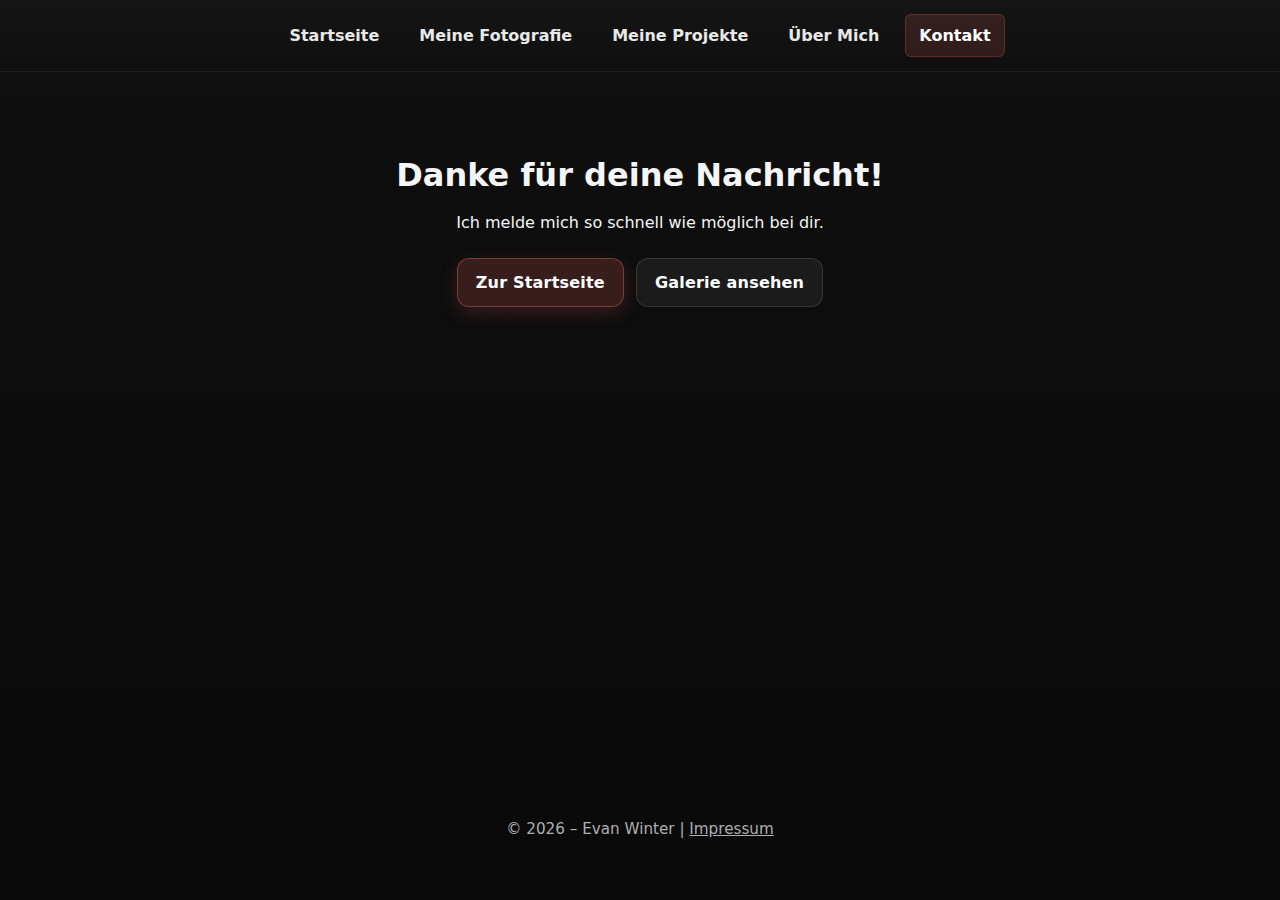
<file: Danke.html>
<!doctype html>
<html lang="de">
  <head>
    <meta charset="utf-8" />
    <meta name="viewport" content="width=device-width, initial-scale=1.0" />
    <title>Danke – evanxphotography</title>
    <link rel="icon" type="image/svg+xml" href="images/favicon.svg" />
    <link rel="stylesheet" href="style.css" />
  </head>
  <body>
    <nav aria-label="Hauptnavigation">
      <button
        class="nav-toggle"
        type="button"
        aria-expanded="false"
        aria-controls="navMenu"
      >
        ☰ Menü
      </button>
      <ul class="nav-list" id="navMenu">
        <li><a href="index.html">Startseite</a></li>
        <li><a href="MeineFotografie.html">Meine Fotografie</a></li>
        <li><a href="Projekte.html">Meine Projekte</a></li>
        <li><a href="UeberMich.html">Über Mich</a></li>
        <li>
          <a href="Kontakt.html" aria-current="page" class="active">Kontakt</a>
        </li>
      </ul>
    </nav>

    <main class="content" style="text-align: center; padding: 80px 20px">
      <h1>Danke für deine Nachricht!</h1>
      <p class="muted" style="margin-top: 12px">
        Ich melde mich so schnell wie möglich bei dir.
      </p>
      <div style="margin-top: 24px; display: inline-flex; gap: 12px">
        <a class="btn-primary" href="index.html">Zur Startseite</a>
        <a class="btn-ghost" href="MeineFotografie.html">Galerie ansehen</a>
      </div>
    </main>

    <footer>
      <div class="footer-centered" role="contentinfo">
        © 2026 – Evan Winter |
        <a
          href="Impressum.html"
          style="color: var(--muted); text-decoration: underline"
          >Impressum</a
        >
      </div>
    </footer>

    <script>
      const nav = document.querySelector("nav");
      const navToggle = document.querySelector(".nav-toggle");
      const navList = document.getElementById("navMenu");
      if (nav && navToggle && navList) {
        navToggle.addEventListener("click", () => {
          const isOpen = nav.classList.toggle("open");
          navToggle.setAttribute("aria-expanded", isOpen ? "true" : "false");
        });
        navList.querySelectorAll("a").forEach((link) =>
          link.addEventListener("click", () => {
            nav.classList.remove("open");
            navToggle.setAttribute("aria-expanded", "false");
          }),
        );
      }
    </script>
  </body>
</html>
</file>
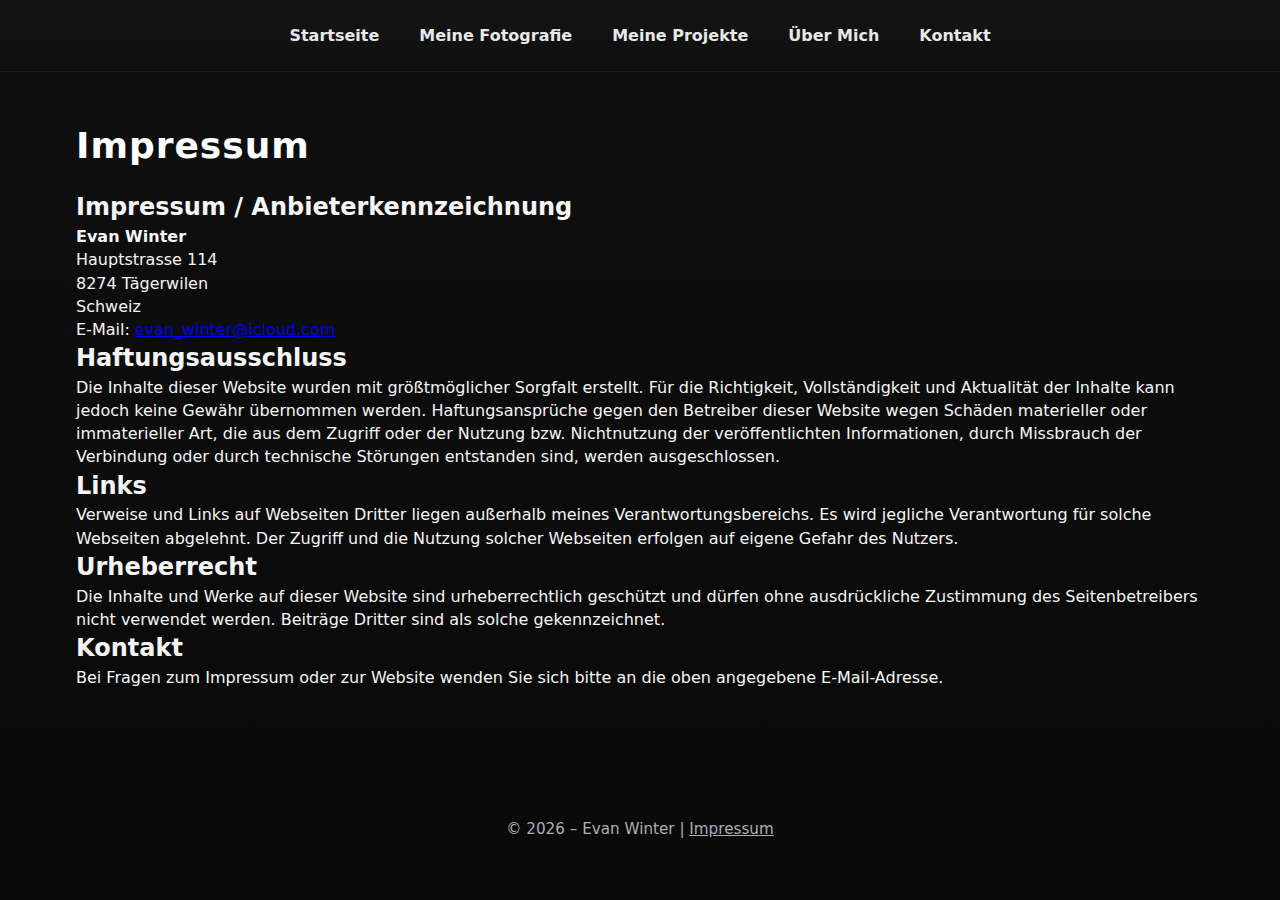
<file: Impressum.html>
<!doctype html>
<html lang="de">
  <head>
    <meta charset="UTF-8" />
    <meta
      name="viewport"
      content="width=device-width, initial-scale=1.0, maximum-scale=1.0, user-scalable=no"
    />
    <meta
      name="description"
      content="Impressum und rechtliche Hinweise für die Fotografie-Website von Evan Winter."
    />
    <meta
      name="keywords"
      content="Impressum, Recht, Evan Winter, Schweiz, Fotograf"
    />
    <meta name="author" content="Evan Winter" />
    <link rel="icon" type="image/svg+xml" href="images/favicon.svg" />
    <title>Impressum — evanxphotography</title>
    <link rel="stylesheet" href="style.css" />
  </head>
  <body>
    <nav>
      <button
        class="nav-toggle"
        type="button"
        aria-expanded="false"
        aria-controls="navMenu"
      >
        ☰ Menü
      </button>
      <ul class="nav-list" id="navMenu" aria-label="Hauptnavigation">
        <li><a href="index.html">Startseite</a></li>
        <li><a href="MeineFotografie.html">Meine Fotografie</a></li>
        <li><a href="Projekte.html">Meine Projekte</a></li>
        <li><a href="UeberMich.html">Über Mich</a></li>
        <li><a href="Kontakt.html">Kontakt</a></li>
      </ul>
    </nav>

    <div class="content">
      <header>
        <h1>Impressum</h1>
      </header>
      <main>
        <section>
          <h2>Impressum / Anbieterkennzeichnung</h2>
          <p>
            <strong>Evan Winter</strong><br />
            Hauptstrasse 114<br />
            8274 Tägerwilen<br />
            Schweiz
          </p>
          <p>
            E-Mail:
            <a href="mailto:evan_winter@icloud.com">evan_winter@icloud.com</a>
          </p>
          <h2>Haftungsausschluss</h2>
          <p>
            Die Inhalte dieser Website wurden mit größtmöglicher Sorgfalt
            erstellt. Für die Richtigkeit, Vollständigkeit und Aktualität der
            Inhalte kann jedoch keine Gewähr übernommen werden.
            Haftungsansprüche gegen den Betreiber dieser Website wegen Schäden
            materieller oder immaterieller Art, die aus dem Zugriff oder der
            Nutzung bzw. Nichtnutzung der veröffentlichten Informationen, durch
            Missbrauch der Verbindung oder durch technische Störungen entstanden
            sind, werden ausgeschlossen.
          </p>
          <h2>Links</h2>
          <p>
            Verweise und Links auf Webseiten Dritter liegen außerhalb meines
            Verantwortungsbereichs. Es wird jegliche Verantwortung für solche
            Webseiten abgelehnt. Der Zugriff und die Nutzung solcher Webseiten
            erfolgen auf eigene Gefahr des Nutzers.
          </p>
          <h2>Urheberrecht</h2>
          <p>
            Die Inhalte und Werke auf dieser Website sind urheberrechtlich
            geschützt und dürfen ohne ausdrückliche Zustimmung des
            Seitenbetreibers nicht verwendet werden. Beiträge Dritter sind als
            solche gekennzeichnet.
          </p>
          <h2>Kontakt</h2>
          <p>
            Bei Fragen zum Impressum oder zur Website wenden Sie sich bitte an
            die oben angegebene E-Mail-Adresse.
          </p>
        </section>
      </main>
    </div>

    <footer>
      <div class="footer-centered" role="contentinfo">
        © 2026 – Evan Winter |
        <a
          href="Impressum.html"
          style="color: var(--muted); text-decoration: underline"
          >Impressum</a
        >
      </div>
    </footer>

    <script>
      const nav = document.querySelector("nav");
      const navToggle = document.querySelector(".nav-toggle");
      const navList = document.getElementById("navMenu");
      if (nav && navToggle && navList) {
        navToggle.addEventListener("click", () => {
          const isOpen = nav.classList.toggle("open");
          navToggle.setAttribute("aria-expanded", isOpen ? "true" : "false");
        });
        navList.querySelectorAll("a").forEach((link) =>
          link.addEventListener("click", () => {
            nav.classList.remove("open");
            navToggle.setAttribute("aria-expanded", "false");
          }),
        );
      }
    </script>
  </body>
</html>
</file>
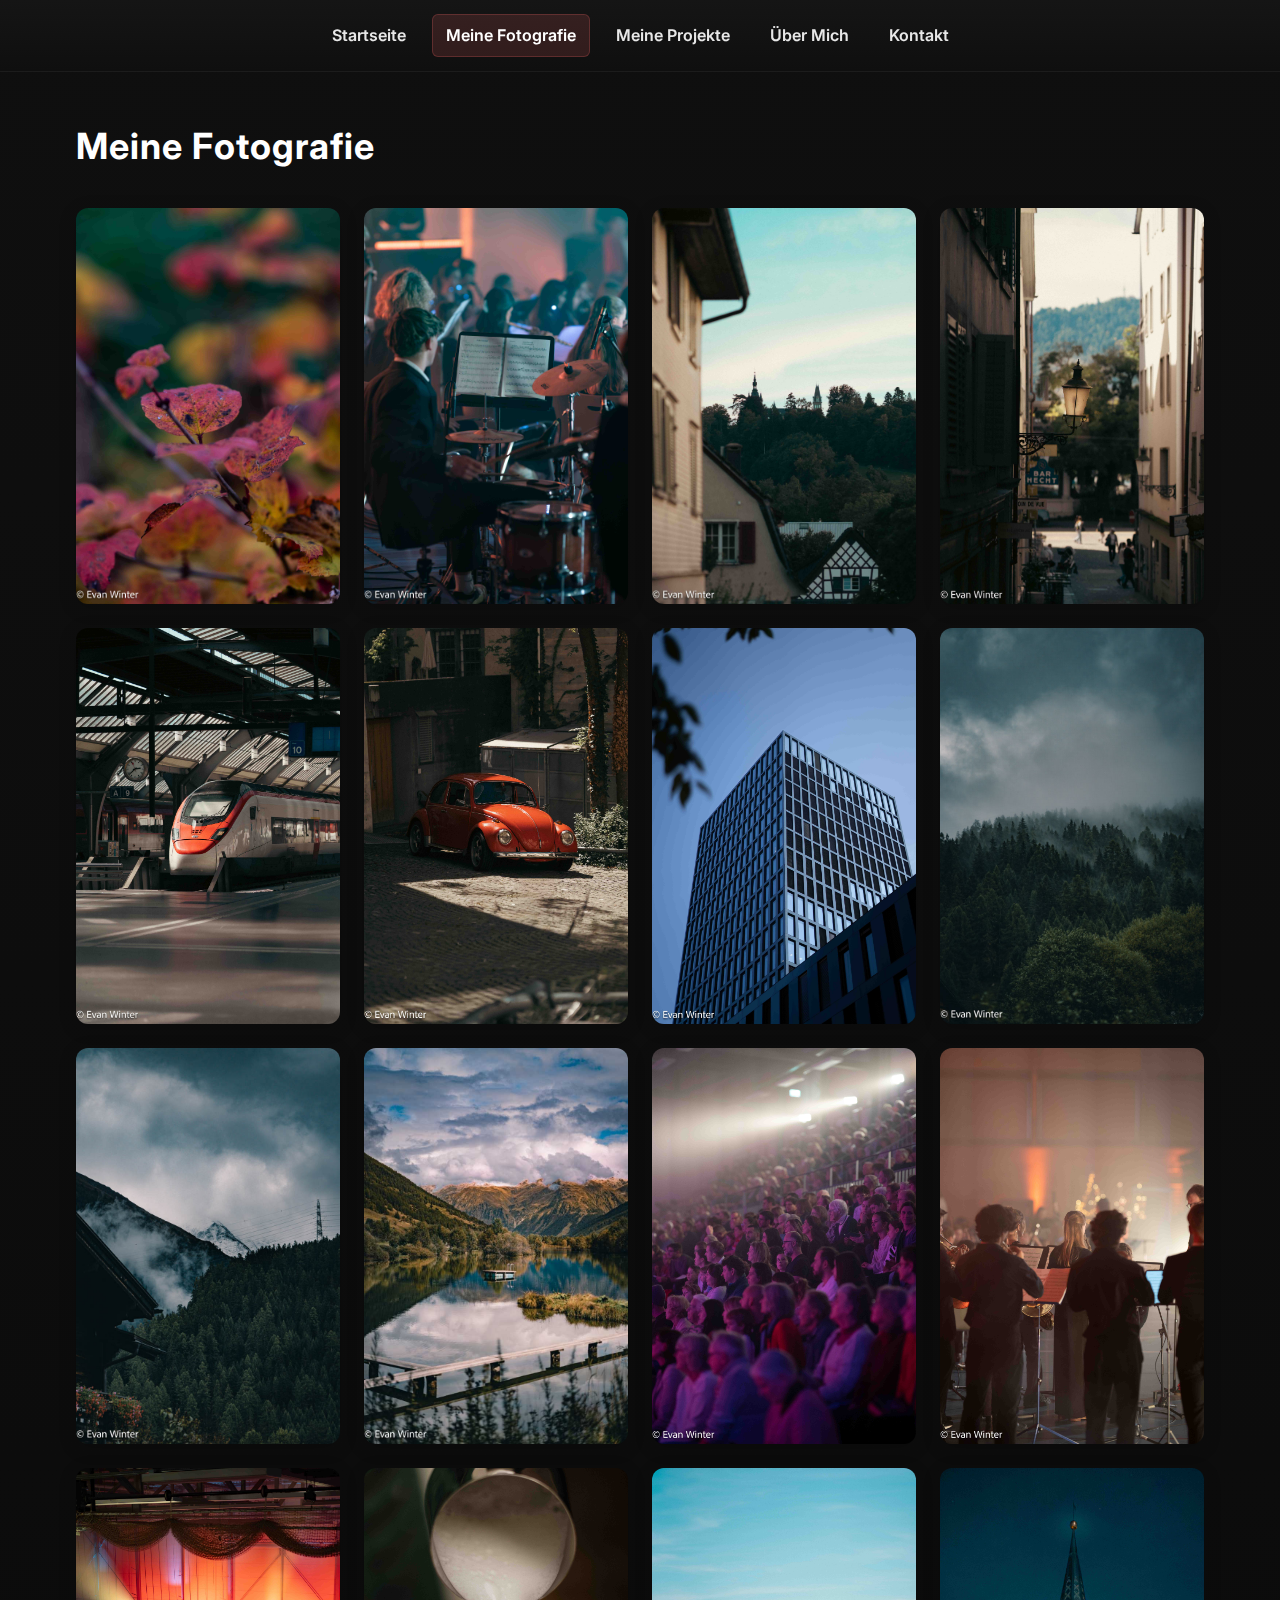
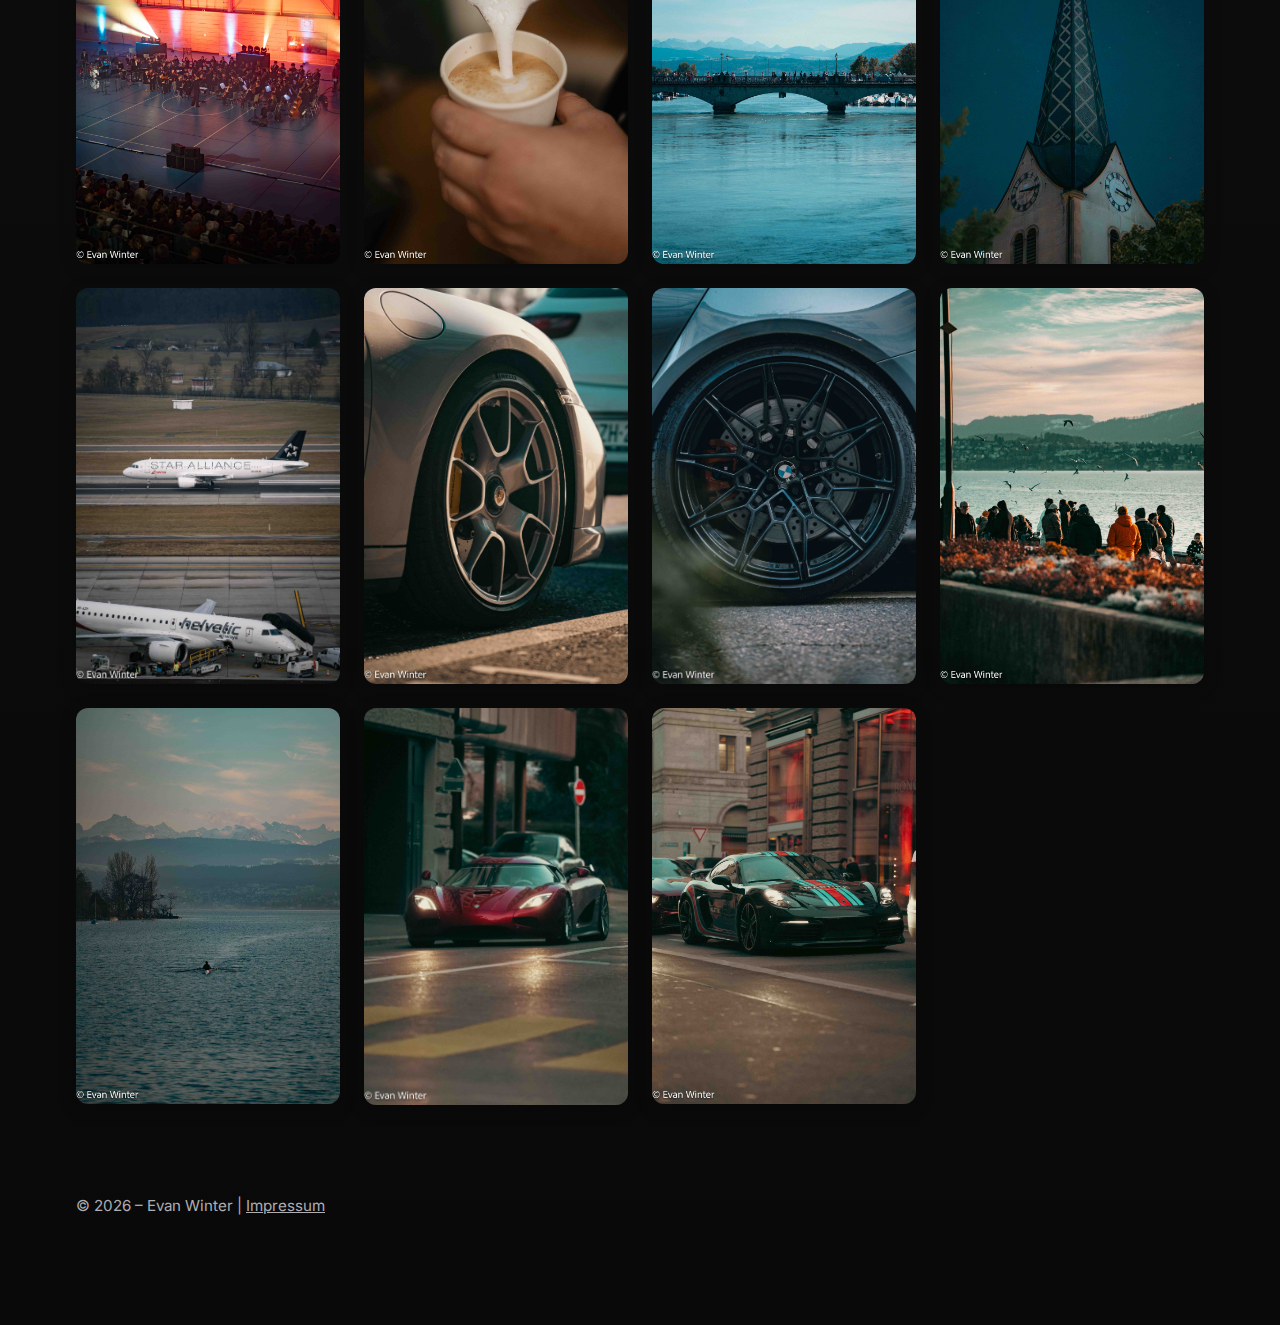
<file: MeineFotografie.html>
<!doctype html>
<html lang="de">
  <head>
    <meta charset="UTF-8" />
    <meta
      name="viewport"
      content="width=device-width, initial-scale=1.0, maximum-scale=1.0, user-scalable=no"
    />
    <meta
      name="description"
      content="Galerie und professionelle Fotografie von Evan Winter aus der Schweiz."
    />
    <meta
      name="keywords"
      content="Fotografie, Galerie, Evan Winter, Schweiz, Fotograf"
    />
    <meta name="author" content="Evan Winter" />
    <link rel="icon" type="image/svg+xml" href="images/favicon.svg" />
    <link
      href="https://fonts.googleapis.com/css2?family=Inter:wght@300;400;600;700;800&display=swap"
      rel="stylesheet"
    />
    <link rel="stylesheet" href="style.css" />
    <title>Meine Fotografie — evanxphotography</title>
  </head>
  <body>
    <nav>
      <button
        class="nav-toggle"
        type="button"
        aria-expanded="false"
        aria-controls="navMenu"
      >
        ☰ Menü
      </button>
      <ul class="nav-list" id="navMenu" aria-label="Hauptnavigation">
        <li><a href="index.html">Startseite</a></li>
        <li>
          <a href="MeineFotografie.html" aria-current="page" class="active"
            >Meine Fotografie</a
          >
        </li>
        <li><a href="Projekte.html">Meine Projekte</a></li>
        <li><a href="UeberMich.html">Über Mich</a></li>
        <li><a href="Kontakt.html">Kontakt</a></li>
      </ul>
    </nav>

    <div class="content">
      <header>
        <h1>Meine Fotografie</h1>
      </header>

      <main class="gallery">
        <img
          src="images/DSC02105.jpg"
          alt="Herbstblätter"
          data-title="Herbstblätter im Wald"
          data-desc="Nahaufnahme von Blättern im Herbst. Natürliches Licht, weicher Hintergrund."
          data-camera="Sony A7 III • 50mm f/1.8 • 1/200s • ISO 100"
        />

        <img
          src="images/DSC02821.jpg"
          alt="Schlagzeug"
          data-title="Konzertmoment"
          data-desc="Dynamisches Bühnenfoto eines Schlagzeugs während eines Konzertauftritts."
          data-camera="Sony A7 III • 105mm f/1.4 • 1/500s • ISO 800"
        />

        <img
          src="images/DSC00019.jpg"
          alt="Schloss Castell"
          data-title="Schloss Castell"
          data-desc="Weitwinkelaufnahme des Schlosses im Abendlich."
          data-camera="Sony A7 III • 50mm f/1.8 • 1/125s • ISO 200"
        />

        <img
          src="images/DSC09251.jpg"
          alt="Zürich"
          data-title="Stadtlicht"
          data-desc="Städtisches Licht in geometrischer Komposition."
          data-camera="Sony A7 III • 105mm f/1.4 • 1/250s • ISO 200"
        />

        <img
          src="images/DSC09449.jpg"
          alt="Zürich HB"
          data-title="Zürch Hauptbahnhof"
          data-desc="Interregio am Bahnhof Zürch"
          data-camera="Sony A7 III • 50mm f/1.8 • 1/160s • ISO 400"
        />

        <img
          src="images/DSC09337.jpg"
          alt="VW Käfer"
          data-title="VW Oldtimer"
          data-desc="Detailaufnahme eines klassischen VW Käfers."
          data-camera="Sony A7 III • 50mm f/1.8 • 1/200s • ISO 100"
        />

        <img
          src="images/DSC01932.jpg"
          alt="Basel Tower"
          data-title="Hochhaus in Basel"
          data-desc="Architektonische Linienführung im Abendlicht."
          data-camera="Sony A7 III • 50mm f/1.8 • 1/200s • ISO 125"
        />

        <img
          src="images/Klassenlager1.jpg"
          alt="Wald in den Bergen"
          data-title="Wald im Nebel"
          data-desc="Stimmungsvolle Wanderaufnahme im Nebel."
          data-camera="Sony A7 III • 50mm f/1.8 • 1/250s • ISO 200"
        />

        <img
          src="images/Klassenlager2.jpg"
          alt="Schneespitze"
          data-title="Schneegipfel"
          data-desc="Weitblick über verschneite Gipfel in den Schweizer Alpen."
          data-camera="Sony A7 III • 50mm f/1.8 • 1/500s • ISO 200"
        />

        <img
          src="images/Klassenlager3.jpg"
          alt="See in Alpen"
          data-title="Alpensee"
          data-desc="Spiegelung im ruhigen Bergsee zur Morgenstunde."
          data-camera="Sony A7 III • 50mm f/1.8 • 1/125s • ISO 100"
        />

        <img
          src="images/DSC02787.jpg"
          alt="Weihnachtskonzert"
          data-title="Weihnachtskonzert"
          data-desc="Konzerteindruck mit warmen Lichtern."
          data-camera="Sony A7 III • 105mm f/1.4 • 1/60s • ISO 800"
        />

        <img
          src="images/DSC02824.jpg"
          alt="Weihnachtskonzert"
          data-title="Band Performance"
          data-desc="Momentaufnahme des Konzerts."
          data-camera="Sony A7 III  105mm f/1.4 • 1/125s • ISO 400"
        />

        <img
          src="images/DSC02904.jpg"
          alt="Weihnachtskonzert"
          data-title="Reportageaufnahme"
          data-desc="Reportageaufnahme während einer Veranstaltung."
          data-camera="Sony A7 III • 105mm f/1.4 • 1/200s • ISO 400"
        />

        <img
          src="images/DSC01950.jpg"
          alt="Start-Up Gottesdienst"
          data-title="Eventfotografie"
          data-desc="Aufnahme während eines Start-Up Gottesdienstes."
          data-camera="Sony A7 III • 105mm f/1.4 • 1/200s • ISO 320"
        />

        <img
          src="images/DSC09631.jpg"
          alt="Zürich Brücke"
          data-title="Brückenperspektive"
          data-desc="Symmetrische Komposition einer Brücke."
          data-camera="Sony A7 III • 50mm f/1.8 • 1/200s • ISO 200"
        />

        <img
          src="images/DSC00217.jpg"
          alt="Kirche Tägerwilen"
          data-title="Kirche Tägerwilen"
          data-desc="Aussenaufnahme der Kirche in Tägerwilen in der Nacht"
          data-camera="Sony A7 III • 105mm f/1.4 • 1/50s • ISO 1800"
        />

        <img
          src="images/DSC03832.jpg"
          alt="DSC03832"
          data-title="Airpbus A320 in Zürich"
          data-desc="Flugzeugaufnahme am Flughafen Zürich."
          data-camera="Sony A7 III • 70-200mm f/2.8 • 1/200s • ISO 200"
        />

        <img
          src="images/DSC04321.jpg"
          alt="DSC04321"
          data-title="Porschefelge"
          data-desc="Detailaufnahme einer Porschefelge."
          data-camera="Sony A7 III • 70-200mm f/2.8 • 1/250s • ISO 320"
        />

        <img
          src="images/DSC04333.jpg"
          alt="DSC04333"
          data-title="BMW Felge"
          data-desc="Detailaufnahme einer BMW Felge."
          data-camera="Sony A7 III • 70-200mm f/2.8 • 1/320s • ISO 200"
        />

        <img
          src="images/DSC04444.jpg"
          alt="DSC04444"
          data-title="Zürcher See"
          data-desc="Ruhiges Foto am Zürcher See bei Sonnenuntergang."
          data-camera="Sony A7 III • 70-200mm f/2.8 • 1/400s • ISO 160"
        />

        <img
          src="images/DSC04476.jpg"
          alt="DSC04476"
          data-title="Kajakfahrer"
          data-desc="Kajakfahrer auf dem See."
          data-camera="Sony A7 III • 70-200mm f/2.8 • 1/500s • ISO 640"
        />

        <img
          src="images/DSC04577.jpg"
          alt="DSC04577"
          data-title="Koenigsegg Agera"
          data-desc="Dynamische Aufnahme eines Koenigsegg Agera."
          data-camera="Sony A7 III • 70-200mm f/2.8 • 1/160s • ISO 250"
        />

        <img
          src="images/DSC04653.jpg"
          alt="DSC04653"
          data-title="Martini Porsche Cayman"
          data-desc="Detailaufnahme eines Martini Porsche."
          data-camera="Sony A7 III • 70-200mm f/2.8 • 1/640s • ISO 400"
        />
      </main>

      <div class="lightbox" id="lightbox" role="dialog" aria-hidden="true">
        <button
          class="lightbox-nav prev"
          id="lightbox-prev"
          type="button"
          aria-label="Vorheriges Foto"
        >
          &lsaquo;
        </button>

        <button
          class="lightbox-close"
          id="lightbox-close"
          type="button"
          aria-label="Schliessen"
        >
          ✕
        </button>

        <div class="lightbox-content">
          <img src="images/DSC02105.jpg" alt="Grossansicht" id="lightbox-img" />
          <div class="caption" id="lightbox-caption">
            <h3 class="title" id="lightbox-title"></h3>
            <p class="desc" id="lightbox-desc"></p>
            <p class="camera" id="lightbox-camera"></p>
          </div>
        </div>

        <button
          class="lightbox-nav next"
          id="lightbox-next"
          type="button"
          aria-label="Nächstes Foto"
        >
          &rsaquo;
        </button>
      </div>

      <footer>
        <div class="footer-centered" role="contentinfo">
          © 2026 – Evan Winter |
          <a
            href="Impressum.html"
            style="color: var(--muted); text-decoration: underline"
            >Impressum</a
          >
        </div>
      </footer>
    </div>

    <script>
      const navEl = document.querySelector("nav");
      const bodyEl = document.body;
      const navToggle = document.querySelector(".nav-toggle");
      const navList = document.getElementById("navMenu");
      if (navEl && navToggle && navList) {
        navToggle.addEventListener("click", () => {
          const isOpen = navEl.classList.toggle("open");
          navToggle.setAttribute("aria-expanded", isOpen ? "true" : "false");
        });
        navList.querySelectorAll("a").forEach((link) =>
          link.addEventListener("click", () => {
            navEl.classList.remove("open");
            navToggle.setAttribute("aria-expanded", "false");
          }),
        );
      }

      const images = Array.from(document.querySelectorAll(".gallery img"));
      const lightbox = document.getElementById("lightbox");
      const lightboxImg = document.getElementById("lightbox-img");
      const titleEl = document.getElementById("lightbox-title");
      const descEl = document.getElementById("lightbox-desc");
      const cameraEl = document.getElementById("lightbox-camera");
      const prevBtn = document.getElementById("lightbox-prev");
      const nextBtn = document.getElementById("lightbox-next");
      const closeBtn = document.getElementById("lightbox-close");
      const lightboxContent = document.querySelector(".lightbox-content");

      let currentIndex = 0;
      let didSwipe = false;

      const closeLightbox = () => {
        if (!lightbox) return;
        lightbox.classList.remove("active");
        lightbox.setAttribute("aria-hidden", "true");
        bodyEl.classList.remove("no-scroll");
      };

      const showImage = (index) => {
        if (
          !images.length ||
          !lightboxImg ||
          !titleEl ||
          !descEl ||
          !cameraEl
        ) {
          return;
        }
        currentIndex = (index + images.length) % images.length;
        const img = images[currentIndex];

        lightboxImg.classList.add("fading");
        const newSrc = img.src;

        const finishFade = () => {
          lightboxImg.classList.remove("fading");
          lightboxImg.onload = null;
        };

        if (lightboxImg.src === newSrc) {
          finishFade();
        } else {
          lightboxImg.onload = finishFade;
          lightboxImg.src = newSrc;
        }

        lightboxImg.alt = img.alt || "";
        titleEl.textContent = img.dataset.title || "";
        descEl.textContent = img.dataset.desc || "";
        cameraEl.textContent = img.dataset.camera || "";
      };

      images.forEach((img, index) => {
        img.addEventListener("click", () => {
          showImage(index);
          if (lightbox) {
            lightbox.classList.add("active");
            lightbox.setAttribute("aria-hidden", "false");
            bodyEl.classList.add("no-scroll");
          }
        });
      });

      prevBtn?.addEventListener("click", (e) => {
        e.stopPropagation();
        showImage(currentIndex - 1);
      });

      nextBtn?.addEventListener("click", (e) => {
        e.stopPropagation();
        showImage(currentIndex + 1);
      });

      closeBtn?.addEventListener("click", (e) => {
        e.stopPropagation();
        closeLightbox();
      });

      lightbox?.addEventListener("click", (e) => {
        if (e.target === lightbox) {
          closeLightbox();
        }
      });

      lightboxContent?.addEventListener("click", (e) => {
        if (didSwipe) {
          didSwipe = false;
          return;
        }
        const target = e.target;
        if (target instanceof Element && target.closest(".lightbox-nav"))
          return;
        closeLightbox();
      });

      document.addEventListener("keydown", (e) => {
        if (!lightbox?.classList.contains("active")) return;

        if (e.key === "Escape" || e.key === "Esc") {
          closeLightbox();
        }
        if (e.key === "ArrowLeft") {
          e.preventDefault();
          showImage(currentIndex - 1);
        }
        if (e.key === "ArrowRight") {
          e.preventDefault();
          showImage(currentIndex + 1);
        }
      });

      const clickableSelectors = "a, button, .nav-toggle, .gallery img";
      const isDesktop = () => window.matchMedia("(min-width: 901px)").matches;

      let touchStartX = 0;
      let touchStartY = 0;
      const SWIPE_THRESHOLD = 45;

      const touchStart = (e) => {
        if (!lightbox?.classList.contains("active")) return;
        const t = e.touches[0];
        touchStartX = t.clientX;
        touchStartY = t.clientY;
      };

      const touchEnd = (e) => {
        if (!lightbox?.classList.contains("active")) return;
        const t = e.changedTouches[0];
        const dx = t.clientX - touchStartX;
        const dy = t.clientY - touchStartY;
        if (Math.abs(dx) > Math.abs(dy) && Math.abs(dx) > SWIPE_THRESHOLD) {
          didSwipe = true;
          if (dx < 0) {
            showImage(currentIndex + 1);
          } else {
            showImage(currentIndex - 1);
          }
        }
      };

      lightboxContent?.addEventListener("touchstart", touchStart, {
        passive: true,
      });
      lightboxContent?.addEventListener("touchend", touchEnd, {
        passive: true,
      });
      const spawnFlash = (x, y) => {
        const flash = document.createElement("span");
        flash.className = "click-flash";
        flash.style.left = `${x - 60}px`;
        flash.style.top = `${y - 60}px`;
        document.body.appendChild(flash);
        setTimeout(() => flash.remove(), 320);
      };

      document.addEventListener("click", (e) => {
        if (!isDesktop()) return;
        const target = e.target;
        if (target instanceof Element && target.closest(clickableSelectors)) {
          spawnFlash(e.clientX, e.clientY);
        }
      });
    </script>
  </body>
</html>
</file>
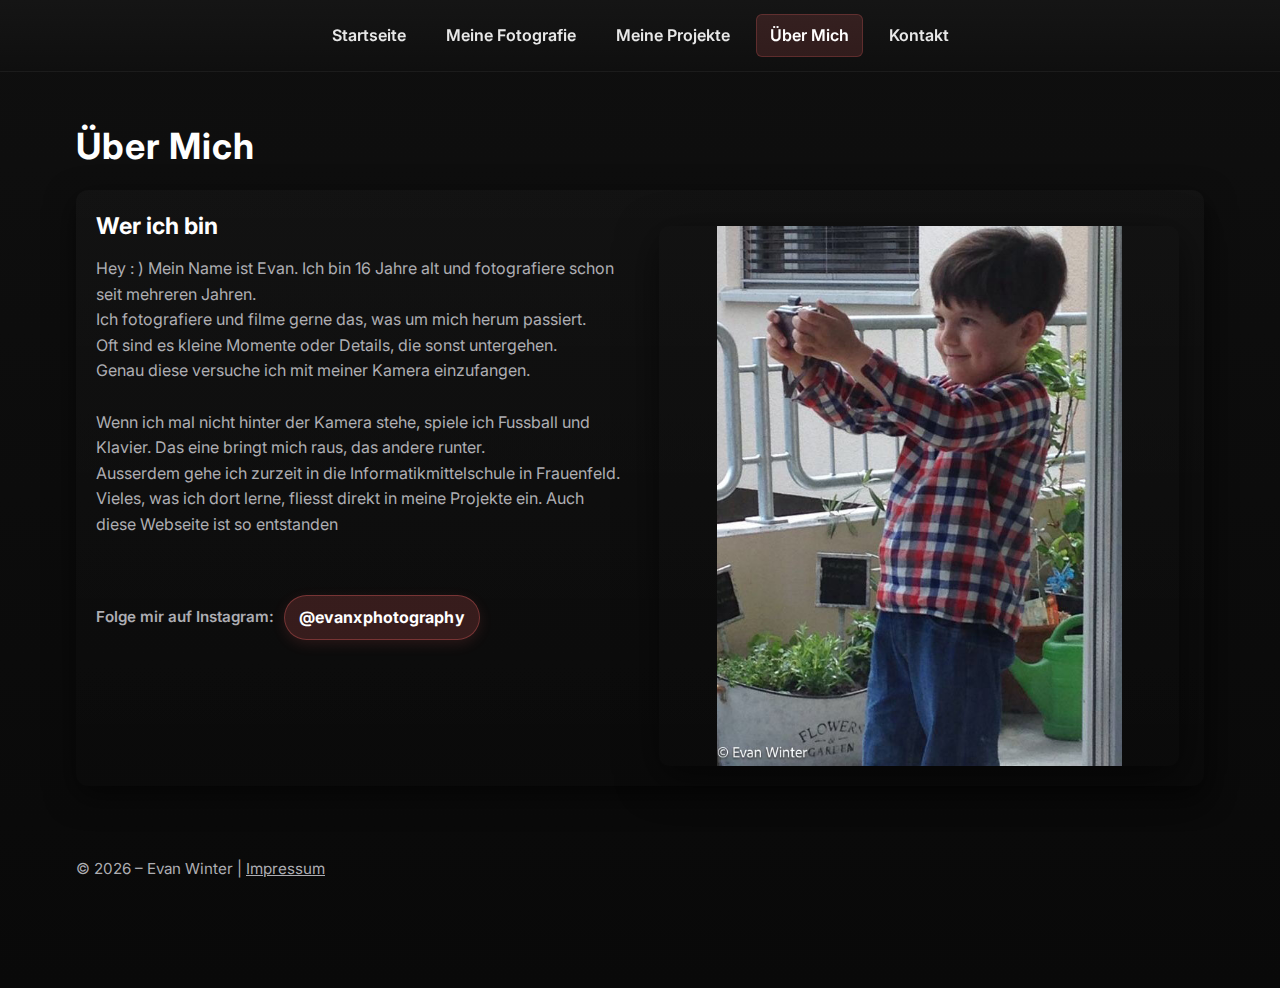
<file: UeberMich.html>
<!doctype html>
<html lang="de">
  <head>
    <meta charset="utf-8" />
    <meta
      name="viewport"
      content="width=device-width, initial-scale=1.0, maximum-scale=1.0, user-scalable=no"
    />
    <meta
      name="description"
      content="Über den Fotografen Evan Winter aus der Schweiz. Biografie, Vision und Kontakt."
    />
    <meta
      name="keywords"
      content="Über mich, Biografie, Evan Winter, Schweiz, Fotograf"
    />
    <meta name="author" content="Evan Winter" />
    <link rel="icon" type="image/svg+xml" href="images/favicon.svg" />
    <link
      href="https://fonts.googleapis.com/css2?family=Inter:wght@300;400;600;700;800&display=swap"
      rel="stylesheet"
    />
    <link rel="stylesheet" href="style.css" />
    <link rel="stylesheet" href="UeberMichstyle.css" />
    <title>Über Mich — evanxphotography</title>
  </head>
  <body>
    <nav>
      <button
        class="nav-toggle"
        type="button"
        aria-expanded="false"
        aria-controls="navMenu"
      >
        ☰ Menü
      </button>
      <ul class="nav-list" id="navMenu" aria-label="Hauptnavigation">
        <li><a href="index.html">Startseite</a></li>
        <li><a href="MeineFotografie.html">Meine Fotografie</a></li>
        <li><a href="Projekte.html">Meine Projekte</a></li>
        <li>
          <a href="UeberMich.html" aria-current="page" class="active"
            >Über Mich</a
          >
        </li>
        <li><a href="Kontakt.html">Kontakt</a></li>
      </ul>
    </nav>

    <div class="content">
      <header><h1>Über Mich</h1></header>

      <article class="case reverse">
        <div class="media">
          <img src="images/IMG_3910.jpg" alt="Portrait von Evan Winter" />
          <div class="meta">
            <span class="badge">Geboren: 2010</span>
            <span class="badge">Ort: Tägerwilen</span>
            <span class="badge">Interessen: Fotografie, Musik</span>
          </div>
        </div>

        <div class="text">
          <h3>Wer ich bin</h3>
          <p>
            Hey : ) Mein Name ist Evan. Ich bin 16 Jahre alt und fotografiere
            schon seit mehreren Jahren. <br />
            Ich fotografiere und filme gerne das, was um mich herum passiert.
            <br />
            Oft sind es kleine Momente oder Details, die sonst untergehen.
            <br />
            Genau diese versuche ich mit meiner Kamera einzufangen. <br />
            <br />
            Wenn ich mal nicht hinter der Kamera stehe, spiele ich Fussball und
            Klavier. Das eine bringt mich raus, das andere runter. <br />
            Ausserdem gehe ich zurzeit in die Informatikmittelschule in
            Frauenfeld. Vieles, was ich dort lerne, fliesst direkt in meine
            Projekte ein. Auch diese Webseite ist so entstanden
          </p>

          <br />

          <div class="social-links">
            <span class="social-label">Folge mir auf Instagram:</span>
            <a
              class="social-btn"
              href="https://www.instagram.com/evanxphotography/"
              target="_blank"
              rel="noopener noreferrer"
              >@evanxphotography</a
            >
          </div>
        </div>
      </article>

      <footer>
        <div class="footer-centered" role="contentinfo">
          © 2026 – Evan Winter |
          <a
            href="Impressum.html"
            style="color: var(--muted); text-decoration: underline"
            >Impressum</a
          >
        </div>
      </footer>
    </div>

    <script>
      const nav = document.querySelector("nav");
      const navToggle = document.querySelector(".nav-toggle");
      const navList = document.getElementById("navMenu");
      if (nav && navToggle && navList) {
        navToggle.addEventListener("click", () => {
          const isOpen = nav.classList.toggle("open");
          navToggle.setAttribute("aria-expanded", isOpen ? "true" : "false");
        });
        navList.querySelectorAll("a").forEach((link) =>
          link.addEventListener("click", () => {
            nav.classList.remove("open");
            navToggle.setAttribute("aria-expanded", "false");
          }),
        );
      }
    </script>
  </body>
</html>
</file>
<file: style.css>
:root {
  --bg: #0f0f0f;
  --surface: #151515;
  --muted: #aeaeb3;
  --accent: #ff6b6b;
  --max-width: 1200px;
}

* {
  box-sizing: border-box;
  margin: 0;
  padding: 0;
}

body {
  font-family:
    "Inter",
    system-ui,
    -apple-system,
    "Segoe UI",
    Roboto,
    "Helvetica Neue",
    Arial;
  background: linear-gradient(180deg, var(--bg) 0%, #090909 100%);
  color: #f5f5f5;
  -webkit-font-smoothing: antialiased;
  -moz-osx-font-smoothing: grayscale;
  line-height: 1.45;
  min-height: 100vh;
  display: flex;
  flex-direction: column;
  align-items: center;
}

body.no-scroll {
  overflow: hidden;
}

@media (min-width: 901px) {
  :root {
    --cursor-camera:
      url("data:image/svg+xml;utf8,<svg xmlns='http://www.w3.org/2000/svg' width='32' height='22' viewBox='0 0 32 22'><rect x='2' y='6' rx='3' ry='3' width='28' height='14' fill='%23f5f5f5' stroke='%23000' stroke-width='1.4'/><rect x='10' y='1.5' rx='2' ry='2' width='12' height='6' fill='%23f5f5f5' stroke='%23000' stroke-width='1.2'/><circle cx='16' cy='13' r='6' fill='%231a1a1a' stroke='%23000' stroke-width='1.2'/><circle cx='16' cy='13' r='2.3' fill='%23f5f5f5'/><rect x='4.5' y='8' width='2.8' height='2.2' rx='0.6' fill='%23000'/></svg>")
        12 12,
      auto;
    --cursor-camera-hover:
      url("data:image/svg+xml;utf8,<svg xmlns='http://www.w3.org/2000/svg' width='32' height='22' viewBox='0 0 32 22'><rect x='2' y='6' rx='3' ry='3' width='28' height='14' fill='%23ff6b6b' fill-opacity='0.55' stroke='%23000' stroke-width='1.4'/><rect x='10' y='1.5' rx='2' ry='2' width='12' height='6' fill='%23ff6b6b' fill-opacity='0.55' stroke='%23000' stroke-width='1.2'/><circle cx='16' cy='13' r='6' fill='%231a1a1a' stroke='%23000' stroke-width='1.2'/><circle cx='16' cy='13' r='2.3' fill='%23ffe6e6' fill-opacity='0.7'/><rect x='4.5' y='8' width='2.8' height='2.2' rx='0.6' fill='%23000'/></svg>")
        12 12,
      auto;
  }
  body {
    cursor: var(--cursor-camera);
  }
  a,
  button,
  .nav-toggle,
  .gallery img,
  .lightbox,
  .lightbox *,
  input,
  textarea,
  select {
    cursor: var(--cursor-camera) !important;
  }
  a:hover,
  button:hover,
  .nav-toggle:hover,
  .gallery img:hover,
  .lightbox:hover,
  .lightbox *:hover,
  input:hover,
  textarea:hover,
  select:hover {
    cursor: var(--cursor-camera-hover) !important;
  }
}

nav {
  width: 100%;
  position: sticky;
  top: 0;
  z-index: 200;
  background: linear-gradient(180deg, var(--surface), #0f0f0f);
  padding: 14px 18px;
  display: flex;
  flex-direction: row;
  align-items: center;
  justify-content: center;
  gap: 16px;
  border-bottom: 1px solid rgba(255, 255, 255, 0.03);
}

nav h2 {
  font-size: 1.05rem;
  font-weight: 700;
  letter-spacing: 0.4px;
  margin-bottom: 6px;
  color: #fff;
}

nav ul {
  list-style: none;
  display: flex;
  gap: 12px;
  align-items: center;
}

nav a {
  text-decoration: none;
  color: #e8e8e8;
  display: block;
  padding: 10px 14px;
  border-radius: 6px;
  transition:
    background 0.15s ease,
    transform 0.12s ease;
  font-weight: 600;
}

nav a.active,
nav a[aria-current="page"] {
  background: rgba(255, 107, 107, 0.14);
  color: #fff;
  box-shadow: 0 0 0 1px rgba(255, 107, 107, 0.22) inset;
}

nav a.active:hover,
nav a[aria-current="page"]:hover {
  background: rgba(255, 107, 107, 0.2);
}

@media (max-width: 700px) {
  nav a.active,
  nav a[aria-current="page"] {
    background: none;
    color: #e8e8e8;
    box-shadow: none;
  }
  nav a.active:hover,
  nav a[aria-current="page"]:hover {
    background: none;
  }
}

nav a:hover {
  background: rgba(255, 107, 107, 0.06);
  transform: translateY(-2px) scale(1.04);
}

.nav-toggle {
  display: none;
  background: rgba(255, 255, 255, 0.05);
  border: 1px solid rgba(255, 255, 255, 0.08);
  color: #fff;
  padding: 10px 14px;
  border-radius: 10px;
  font-weight: 700;
  letter-spacing: 0.3px;
  cursor: pointer;
  transition:
    background 0.2s ease,
    transform 0.12s ease;
}

.nav-toggle:active {
  transform: scale(0.98);
}

.content {
  max-width: var(--max-width);
  padding: 48px 36px;
  margin: 0 auto;
  width: 100%;
  flex: 1 0 auto;
}

.social-links {
  display: flex;
  align-items: center;
  gap: 10px;
  flex-wrap: wrap;
  margin: 10px 0 14px;
}

.social-label {
  color: var(--muted);
  font-weight: 600;
  font-size: 0.95rem;
}

.social-btn {
  display: inline-flex;
  align-items: center;
  gap: 8px;
  padding: 10px 14px;
  border-radius: 999px;
  background: rgba(255, 107, 107, 0.18);
  color: #fff;
  text-decoration: none;
  font-weight: 700;
  letter-spacing: 0.1px;
  box-shadow: 0 4px 14px rgba(255, 107, 107, 0.12);
  border: 1px solid rgba(255, 107, 107, 0.32);
  transition:
    background 0.15s ease,
    transform 0.12s ease,
    box-shadow 0.15s ease;
}

.social-btn:hover,
.social-btn:focus-visible {
  background: rgba(255, 107, 107, 0.32);
  transform: translateY(-1px);
  box-shadow: 0 8px 18px rgba(255, 107, 107, 0.18);
}

.social-btn:active {
  transform: translateY(0);
}

header {
  padding-bottom: 18px;
  display: flex;
  align-items: center;
  justify-content: space-between;
  gap: 20px;
}

header h1 {
  font-size: 2.25rem;
  font-weight: 700;
  letter-spacing: 1px;
  color: #ffffff;
}

@media (max-width: 700px) {
  .content {
    padding: 24px 16px;
  }
  header h1 {
    font-size: 1.9rem;
  }
}

.intro {
  background: linear-gradient(180deg, rgba(255, 255, 255, 0.02), transparent);
  padding: 20px;
  border-radius: 10px;
  margin-bottom: 26px;
  box-shadow: 0 6px 18px rgba(0, 0, 0, 0.6);
}

.intro p {
  color: var(--muted);
  font-size: 1rem;
}

.gallery {
  display: grid;
  grid-template-columns: repeat(auto-fit, minmax(240px, 1fr));
  gap: 24px;
  margin: 0 auto;
  padding: 18px 0;
  width: 100%;
  max-width: 1200px;
}

.gallery img {
  width: 100%;
  height: auto;
  border-radius: 12px;
  box-shadow: 0 4px 18px rgba(0, 0, 0, 0.18);
  object-fit: cover;
  transition: transform 0.18s;
}

.gallery img:hover {
  transform: scale(1.04);
}

/* Kontaktformular */
.contact-form {
  margin-top: 18px;
  padding: 20px;
  border-radius: 14px;
  border: 1px solid rgba(255, 255, 255, 0.08);
  background: rgba(20, 20, 20, 0.9);
  box-shadow: 0 10px 26px rgba(0, 0, 0, 0.45);
  display: grid;
  gap: 14px;
}

.contact-form h2 {
  margin: 6px 0 8px 0;
}

.form-grid {
  display: grid;
  grid-template-columns: repeat(auto-fit, minmax(240px, 1fr));
  gap: 12px 14px;
}

.form-group {
  display: flex;
  flex-direction: column;
  gap: 6px;
  font-weight: 600;
  color: #f0f0f0;
}

.form-group input,
.form-group textarea {
  width: 100%;
  border-radius: 10px;
  border: 1px solid rgba(255, 255, 255, 0.12);
  background: rgba(255, 255, 255, 0.04);
  color: #fff;
  padding: 10px 12px;
  font-size: 1rem;
  transition:
    border-color 0.18s,
    box-shadow 0.18s,
    background 0.18s;
}

.form-group input:focus,
.form-group textarea:focus {
  outline: none;
  border-color: rgba(255, 107, 107, 0.6);
  box-shadow: 0 0 0 2px rgba(255, 107, 107, 0.2);
  background: rgba(255, 255, 255, 0.06);
}

.form-group textarea {
  resize: vertical;
  min-height: 120px;
}

.form-full {
  grid-column: 1 / -1;
}

.btn-primary {
  display: inline-flex;
  align-items: center;
  justify-content: center;
  padding: 12px 18px;
  border-radius: 12px;
  font-weight: 700;
  letter-spacing: 0.2px;
  text-decoration: none;
  background: rgba(255, 107, 107, 0.18);
  color: #fff;
  border: 1px solid rgba(255, 107, 107, 0.36);
  box-shadow: 0 6px 18px rgba(255, 107, 107, 0.18);
  transition:
    background 0.18s,
    transform 0.18s,
    box-shadow 0.18s,
    border-color 0.18s;
}

.btn-primary:hover,
.btn-primary:focus-visible {
  background: rgba(255, 107, 107, 0.3);
  transform: translateY(-1px);
  box-shadow: 0 10px 22px rgba(255, 107, 107, 0.2);
}

.btn-ghost {
  display: inline-flex;
  align-items: center;
  justify-content: center;
  padding: 12px 18px;
  border-radius: 12px;
  font-weight: 700;
  letter-spacing: 0.2px;
  text-decoration: none;
  background: rgba(255, 255, 255, 0.06);
  color: #fff;
  border: 1px solid rgba(255, 255, 255, 0.12);
  transition:
    background 0.18s,
    transform 0.18s,
    box-shadow 0.18s,
    border-color 0.18s;
}

.btn-ghost:hover,
.btn-ghost:focus-visible {
  background: rgba(255, 255, 255, 0.12);
  border-color: rgba(255, 255, 255, 0.2);
  transform: translateY(-1px);
}

.form-status {
  margin-top: 8px;
  color: #e8e8e8;
  min-height: 20px;
  font-weight: 600;
}

.form-status.success {
  color: #9be8c7;
}

.form-status.error {
  color: #ff9b9b;
}

@media (max-width: 640px) {
  .contact-form {
    padding: 16px;
  }
}


@media (max-width: 900px) {
  .gallery {
    grid-template-columns: repeat(auto-fit, minmax(190px, 1fr));
    gap: 16px;
    padding: 12px 0;
  }
}

@media (min-width: 1200px) {
  .gallery {
    grid-template-columns: repeat(4, 1fr);
    gap: 24px;
    max-width: 1600px;
  }
}

@media (max-width: 640px) {
  .gallery {
    grid-template-columns: repeat(auto-fit, minmax(160px, 1fr));
    gap: 12px;
    padding: 10px 0;
  }
  .gallery img {
    border-radius: 8px;
    box-shadow: 0 2px 8px rgba(0, 0, 0, 0.12);
  }
}

@media (max-width: 420px) {
  .gallery {
    grid-template-columns: repeat(auto-fit, minmax(150px, 1fr));
    gap: 10px;
  }
}

.lightbox {
  position: fixed;
  inset: 0;
  background: rgba(3, 3, 3, 0.92);
  display: flex;
  align-items: center;
  justify-content: center;
  opacity: 0;
  pointer-events: none;
  transition: opacity 0.25s ease;
  z-index: 2000;
  touch-action: pan-y;
}

.lightbox.active {
  opacity: 1;
  pointer-events: all;
}

.lightbox-content {
  max-width: 92%;
  max-height: 92%;
  display: flex;
  gap: 24px;
  align-items: center;
  justify-content: center;
}

.lightbox img {
  max-width: 90vw;
  max-height: 90vh;
  border-radius: 8px;
  transform: scale(0.92);
  transition:
    transform 0.28s ease,
    opacity 0.25s ease;
  box-shadow: 0 18px 50px rgba(0, 0, 0, 0.7);
  opacity: 1;
}

.lightbox img.fading {
  opacity: 0.12;
}

.lightbox.active img {
  transform: scale(1);
}

.caption {
  max-width: 320px;
  color: #dddddd;
  font-size: 0.98rem;
  line-height: 1.5;
}

.lightbox-nav {
  position: absolute;
  top: 50%;
  transform: translateY(-50%);
  width: 46px;
  height: 46px;
  border-radius: 50%;
  border: 1px solid rgba(255, 255, 255, 0.14);
  background: rgba(0, 0, 0, 0.35);
  color: #fff;
  font-size: 1.3rem;
  display: inline-flex;
  align-items: center;
  justify-content: center;
  cursor: pointer;
  transition:
    background 0.15s ease,
    transform 0.12s ease,
    border-color 0.15s ease;
}

.lightbox-nav:hover,
.lightbox-nav:focus-visible {
  background: rgba(255, 255, 255, 0.12);
  border-color: rgba(255, 255, 255, 0.25);
}

.lightbox-nav:active {
  transform: translateY(-50%) scale(0.96);
}

.lightbox-nav.prev {
  left: 24px;
}

.lightbox-nav.next {
  right: 24px;
}

.lightbox-close {
  position: absolute;
  top: 22px;
  right: 26px;
  width: 44px;
  height: 44px;
  border-radius: 50%;
  border: 1px solid rgba(255, 255, 255, 0.12);
  background: rgba(0, 0, 0, 0.4);
  color: #fff;
  font-size: 1.4rem;
  font-weight: 700;
  display: inline-flex;
  align-items: center;
  justify-content: center;
  cursor: pointer;
  transition:
    background 0.16s ease,
    transform 0.12s ease,
    border-color 0.16s ease;
}

.lightbox-close:hover,
.lightbox-close:focus-visible {
  background: rgba(255, 255, 255, 0.12);
  border-color: rgba(255, 255, 255, 0.25);
}

.lightbox-close:active {
  transform: scale(0.96);
}

@media (max-width: 820px) {
  .lightbox-content {
    flex-direction: column;
    max-width: 92vw;
    max-height: 92vh;
    gap: 12px;
  }
  .lightbox img {
    width: 100%;
    max-height: 60vh;
    object-fit: contain;
  }
  .caption {
    max-width: 100%;
    text-align: center;
    background: rgba(255, 255, 255, 0.03);
    padding: 12px 14px;
    border-radius: 12px;
    box-shadow: 0 10px 30px rgba(0, 0, 0, 0.45);
  }
  .lightbox::after {
  }
  .lightbox-nav {
    width: 40px;
    height: 40px;
    font-size: 1.15rem;
  }
  .lightbox-nav.prev {
    left: 14px;
  }
  .lightbox-nav.next {
    right: 14px;
  }
  .lightbox-close {
    top: 14px;
    right: 16px;
    width: 40px;
    height: 40px;
    font-size: 1.2rem;
  }
}

@keyframes flash-pop {
  0% {
    transform: scale(0.25);
    opacity: 0.95;
  }
  70% {
    opacity: 1;
  }
  100% {
    transform: scale(1.15);
    opacity: 0;
  }
}

@media (min-width: 901px) {
  .click-flash {
    position: fixed;
    width: 120px;
    height: 120px;
    border-radius: 50%;
    pointer-events: none;
    background: radial-gradient(
      circle,
      rgba(255, 255, 255, 0.9) 0%,
      rgba(255, 255, 255, 0.45) 55%,
      rgba(255, 255, 255, 0) 75%
    );
    opacity: 0.9;
    animation: flash-pop 320ms ease-out;
    mix-blend-mode: screen;
    z-index: 4000;
  }
}

footer {
  color: var(--muted);
  padding: 24px 0 60px 0;
  font-size: 0.95rem;
  margin-top: 48px;
}

.contact-card {
  background: linear-gradient(180deg, rgba(255, 255, 255, 0.02), transparent);
  padding: 22px;
  border-radius: 10px;
  max-width: 680px;
  box-shadow: 0 10px 30px rgba(0, 0, 0, 0.6);
}

.contact-card label {
  display: block;
  margin-bottom: 6px;
  font-weight: 600;
  color: #eaeaea;
}
.contact-card input,
.contact-card textarea {
  width: 100%;
  padding: 10px 12px;
  margin-bottom: 12px;
  border-radius: 6px;
  border: 1px solid rgba(255, 255, 255, 0.06);
  background: rgba(255, 255, 255, 0.02);
  color: #fff;
}
.contact-card button {
  background: var(--accent);
  color: #fff;
  padding: 10px 16px;
  border-radius: 8px;
  border: none;
  cursor: pointer;
  font-weight: 700;
}

@media (max-width: 900px) {
  nav {
    position: sticky;
    top: 0;
    flex-direction: row;
    justify-content: space-between;
    align-items: center;
    gap: 10px;
    padding: 12px 14px;
  }
  .nav-toggle {
    display: inline-flex;
    align-items: center;
    justify-content: center;
    gap: 8px;
  }
  .nav-list {
    position: absolute;
    top: 100%;
    left: 0;
    right: 0;
    margin: 0;
    padding: 12px 14px 14px 14px;
    flex-direction: column;
    background: rgba(12, 12, 12, 0.98);
    border-bottom: 1px solid rgba(255, 255, 255, 0.05);
    display: none;
    gap: 10px;
    box-shadow: 0 16px 30px rgba(0, 0, 0, 0.35);
  }
  nav.open .nav-list {
    display: flex;
  }
  .nav-list li {
    width: 100%;
  }
  .nav-list a {
    width: 100%;
    text-align: left;
    padding: 12px 14px;
    background: rgba(255, 255, 255, 0.02);
    border: 1px solid rgba(255, 255, 255, 0.05);
  }
  .content {
    margin-left: 0;
    padding: 20px;
  }
}

.profile-card {
  display: flex;
  gap: 20px;
  align-items: center;
  background: linear-gradient(180deg, rgba(255, 255, 255, 0.02), transparent);
  padding: 22px;
  border-radius: 12px;
  max-width: 900px;
  margin-top: 18px;
  box-shadow: 0 10px 30px rgba(0, 0, 0, 0.6);
}

.avatar {
  width: 180px;
  height: 180px;
  border-radius: 50%;
  object-fit: cover;
  flex: 0 0 180px;
  box-shadow: 0 12px 30px rgba(0, 0, 0, 0.6);
  border: 4px solid rgba(255, 255, 255, 0.03);
}

.profile-meta {
  display: flex;
  flex-direction: column;
  gap: 8px;
}

.profile-meta h2 {
  margin: 0;
  font-size: 1.6rem;
  font-weight: 700;
  color: #fff;
}

.profile-meta p {
  color: var(--muted);
  font-size: 1rem;
  line-height: 1.5;
}

.profile-tags {
  display: flex;
  gap: 8px;
  flex-wrap: wrap;
  margin-top: 8px;
}
.profile-tags .tag {
  background: rgba(255, 255, 255, 0.03);
  color: #e8e8e8;
  padding: 6px 10px;
  border-radius: 999px;
  font-weight: 600;
  font-size: 0.85rem;
}

@media (max-width: 720px) {
  .profile-card {
    flex-direction: column;
    text-align: center;
    padding: 18px;
  }
  .avatar {
    width: 140px;
    height: 140px;
    flex: 0 0 140px;
  }
  .profile-meta {
    align-items: center;
  }
}

/* Begrenzung für Bilder in .case .media (Projekte.html) */
.case .media img {
  max-width: 420px;
  max-height: 60vh;
  width: 100%;
  height: auto;
  object-fit: cover;
  border-radius: 10px;
  box-shadow: 0 8px 30px rgba(0, 0, 0, 0.6);
  display: block;
  margin: 0 auto;
}
</file>
<file: UeberMichstyle.css>
:root {
  --bg: #0f0f0f;
  --surface: #151515;
  --muted: #aeaeb3;
  --accent: #ff6b6b;
  --card: linear-gradient(180deg, rgba(255, 255, 255, 0.02), transparent);
}

.about-wrap {
  display: flex;
  flex-direction: column;
  gap: 40px;
  padding-top: 12px;
  width: 100%;
  box-sizing: border-box;
}

.case {
  display: grid;
  grid-template-columns: minmax(0, 1fr) minmax(0, 1fr);
  grid-template-areas: "media text";
  gap: 28px;
  align-items: start;
  background: var(--card);
  padding: 20px;
  border-radius: 12px;
  box-shadow: 0 10px 30px rgba(0, 0, 0, 0.55);
  grid-auto-rows: auto;
  width: 100%;
  overflow: visible;
  box-sizing: border-box;
}

.case.reverse {
  grid-template-areas: "text media";
}

.case .media {
  grid-area: media;
  display: flex;
  align-items: center;
  justify-content: center;
  gap: 12px;
  padding-top: 16px;
}
.case .text {
  grid-area: text;
  display: flex;
  flex-direction: column;
  gap: 12px;
}

.case .media img {
  width: 100%;
  max-width: 520px;
  max-height: 60vh;
  height: auto;
  border-radius: 10px;
  object-fit: contain;
  object-position: center;
  cursor: default;
  box-shadow: 0 12px 40px rgba(0, 0, 0, 0.55);
  display: block;
}

.case .text h3 {
  margin: 0;
  font-size: 1.45rem;
  color: #fff;
}
.case .text p {
  margin: 0;
  color: var(--muted);
  line-height: 1.6;
}
.case .meta {
  margin-top: 8px;
  color: var(--muted);
  font-size: 0.95rem;
  display: flex;
  gap: 12px;
  flex-wrap: wrap;
}
.case .meta .badge {
  background: rgba(255, 255, 255, 0.03);
  padding: 6px 10px;
  border-radius: 999px;
  font-weight: 600;
  color: #eaeaea;
}

@media (max-width: 600px) {
  .about-wrap {
    gap: 10px;
    padding-top: 4px;
  }
  .case,
  .case.reverse {
    padding: 8px;
    gap: 8px;
    border-radius: 8px;
    box-shadow: 0 2px 8px rgba(0, 0, 0, 0.12);
  }
  .case .media img {
    max-width: 100%;
    max-height: 32vh;
    border-radius: 8px;
    box-shadow: 0 2px 8px rgba(0, 0, 0, 0.12);
  }
  .case .media {
    padding-top: 8px;
  }
  .case .text h3 {
    font-size: 1.1rem;
  }
  .case .text p {
    font-size: 0.98rem;
    line-height: 1.4;
  }
}

@media (max-width: 1100px) {
  .case,
  .case.reverse {
    grid-template-columns: 1fr;
    grid-template-areas:
      "media"
      "text";
  }
  .case .media img {
    max-width: 100%;
    max-height: 50vh;
  }
}

@media (max-width: 900px) {
  .about-wrap {
    gap: 20px;
    padding-top: 8px;
  }
  .case {
    padding: 16px;
    gap: 16px;
  }
  .case .media img {
    max-height: 40vh;
  }
}

.about-lightbox {
  position: fixed;
  inset: 0;
  display: none;
  align-items: center;
  justify-content: center;
  background: rgba(6, 6, 6, 0.9);
  z-index: 3000;
  padding: 24px;
}
.about-lightbox.active {
  display: flex;
}
.about-lightbox .box {
  max-width: 1100px;
  width: 100%;
  display: grid;
  grid-template-columns: 1fr 360px;
  gap: 20px;
  align-items: start;
}
.about-lightbox img {
  width: 100%;
  height: auto;
  border-radius: 8px;
  box-shadow: 0 18px 50px rgba(0, 0, 0, 0.7);
}
.about-lightbox .info {
  color: #fff;
}
.about-lightbox .info h4 {
  margin: 0 0 8px 0;
  font-size: 1.25rem;
}
.about-lightbox .info p {
  margin: 0 0 12px 0;
  color: var(--muted);
  line-height: 1.5;
}
.about-lightbox .info .small {
  color: rgba(238, 238, 238, 0.65);
  font-size: 0.92rem;
}
.about-lightbox .close {
  position: absolute;
  right: 20px;
  top: 20px;
  color: #fff;
  font-size: 1.6rem;
  cursor: pointer;
}

.note-edit {
  margin-top: 12px;
  color: var(--muted);
  font-size: 0.95rem;
  background: rgba(255, 255, 255, 0.02);
  padding: 10px 12px;
  border-radius: 8px;
}

.case .meta,
.case .meta .badge {
  display: none !important;
}
</file>
